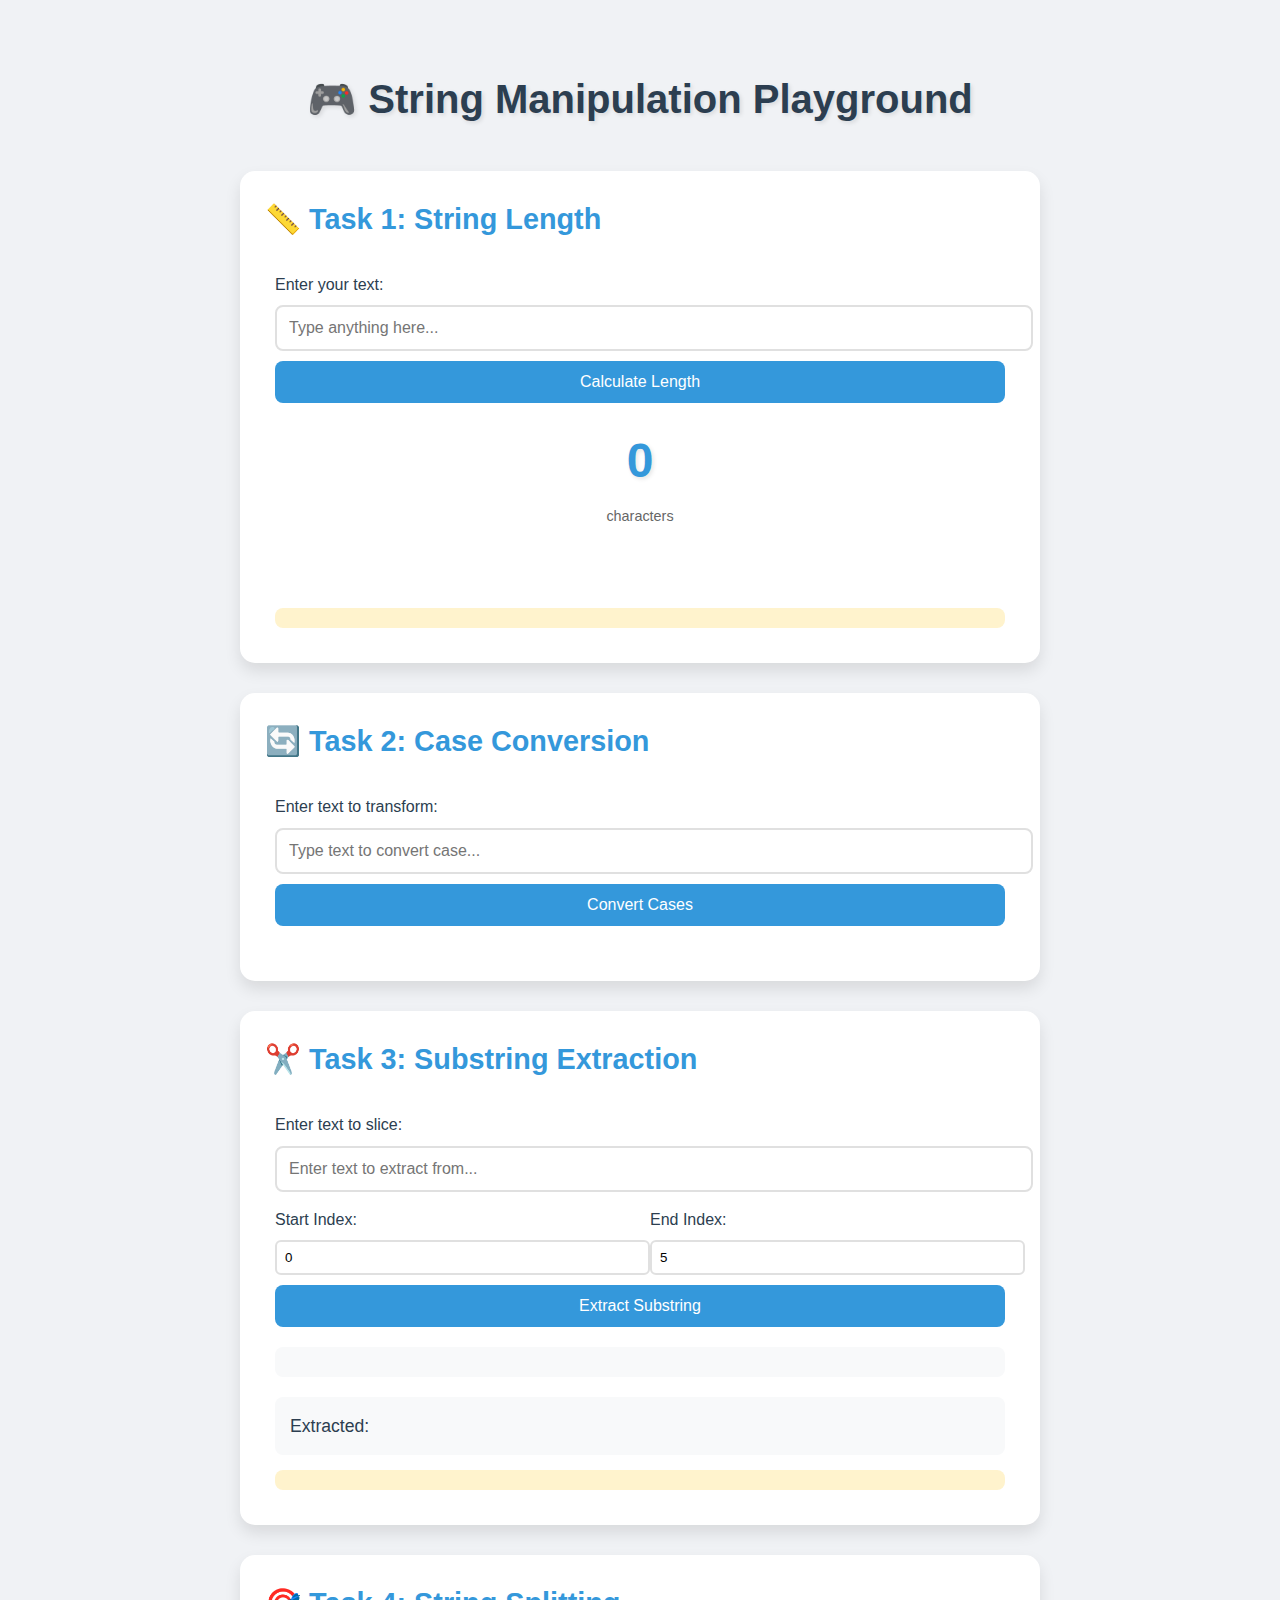
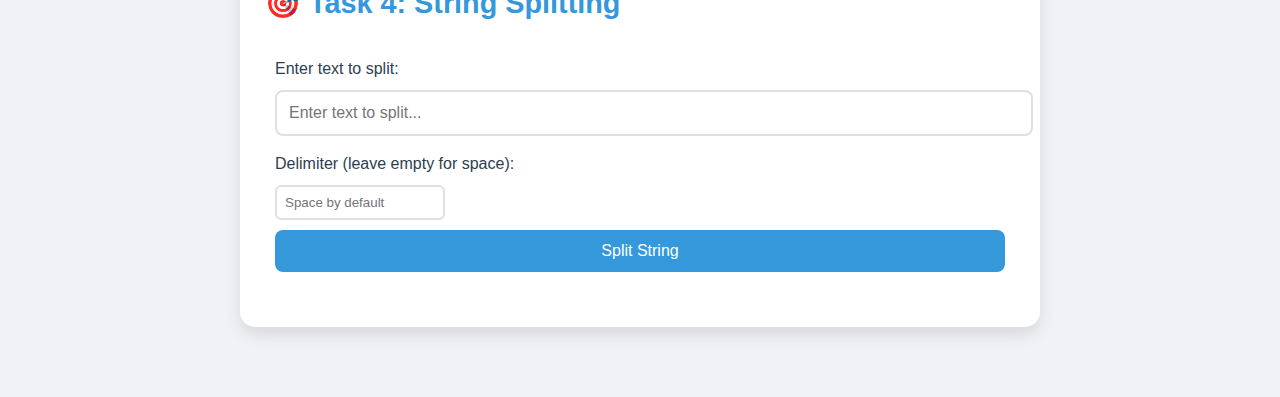
<file: Exploring String Manipulation in JavaScript/index.html>
<!DOCTYPE html>
<html lang="en">
<head>
    <meta charset="UTF-8">
    <meta name="viewport" content="width=device-width, initial-scale=1.0">
    <title>String Manipulation in JavaScript</title>
    <link rel="stylesheet" href="styles.css">
</head>
<body>
    <div class="container">
        <h1>🎮 String Manipulation Playground</h1>

        <div class="task-card">
            <h2>📏 Task 1: String Length</h2>
            <div class="card-content">
                <div class="input-group">
                    <label for="lengthInput">Enter your text:</label>
                    <input type="text" id="lengthInput" placeholder="Type anything here..." class="fancy-input">
                    <button onclick="demonstrateLength()" class="action-button">Calculate Length</button>
                </div>
                <div class="length-display">
                    <div id="lengthCounter" class="counter">0</div>
                    <div class="counter-label">characters</div>
                </div>
                <div id="characterBreakdown" class="char-breakdown"></div>
                <div id="lengthExplanation" class="explanation"></div>
            </div>
        </div>

        <div class="task-card">
            <h2>🔄 Task 2: Case Conversion</h2>
            <div class="card-content">
                <div class="input-group">
                    <label for="caseInput">Enter text to transform:</label>
                    <input type="text" id="caseInput" placeholder="Type text to convert case..." class="fancy-input">
                    <button onclick="demonstrateCases()" class="action-button">Convert Cases</button>
                </div>
                <div id="caseOutput" class="case-output"></div>
            </div>
        </div>

        <div class="task-card">
            <h2>✂️ Task 3: Substring Extraction</h2>
            <div class="card-content">
                <div class="input-group">
                    <label for="substringInput">Enter text to slice:</label>
                    <input type="text" id="substringInput" placeholder="Enter text to extract from..." class="fancy-input">
                    <div class="range-inputs">
                        <div class="range-group">
                            <label for="startIndex">Start Index:</label>
                            <input type="number" id="startIndex" min="0" value="0" class="range-input">
                        </div>
                        <div class="range-group">
                            <label for="endIndex">End Index:</label>
                            <input type="number" id="endIndex" min="0" value="5" class="range-input">
                        </div>
                    </div>
                    <button onclick="demonstrateSubstring()" class="action-button">Extract Substring</button>
                </div>
                <div id="substringVisual" class="substring-visual"></div>
                <div class="result-box">
                    Extracted: <span id="substringResult" class="highlight"></span>
                </div>
                <div id="substringExplanation" class="explanation"></div>
            </div>
        </div>

        <div class="task-card">
            <h2>🎯 Task 4: String Splitting</h2>
            <div class="card-content">
                <div class="input-group">
                    <label for="splitInput">Enter text to split:</label>
                    <input type="text" id="splitInput" placeholder="Enter text to split..." class="fancy-input">
                    <div class="delimiter-group">
                        <label for="delimiterInput">Delimiter (leave empty for space):</label>
                        <input type="text" id="delimiterInput" placeholder="Space by default" class="delimiter-input">
                    </div>
                    <button onclick="demonstrateSplit()" class="action-button">Split String</button>
                </div>
                <div id="splitOutput" class="split-output"></div>
            </div>
        </div>
    </div>

    <script src="script.js"></script>
</body>
</html>
</file>
<file: Exploring String Manipulation in JavaScript/styles.css>
:root {
    --primary-color: #2c3e50;
    --secondary-color: #3498db;
    --accent-color: #e74c3c;
    --success-color: #2ecc71;
    --warning-color: #f1c40f;
    --background-color: #f0f2f5;
    --card-background: #ffffff;
}

/* Base Styles */
body {
    font-family: 'Segoe UI', Tahoma, Geneva, Verdana, sans-serif;
    line-height: 1.6;
    margin: 0;
    padding: 20px;
    background-color: var(--background-color);
    color: var(--primary-color);
}

.container {
    max-width: 800px;
    margin: 0 auto;
    padding: 20px;
}

/* Header */
h1 {
    color: var(--primary-color);
    text-align: center;
    margin-bottom: 40px;
    font-size: 2.5em;
    text-shadow: 2px 2px 4px rgba(0, 0, 0, 0.1);
}

/* Cards */
.task-card {
    background-color: var(--card-background);
    border-radius: 15px;
    padding: 25px;
    margin-bottom: 30px;
    box-shadow: 0 8px 16px rgba(0, 0, 0, 0.1);
    transition: transform 0.3s ease;
}

.task-card:hover {
    transform: translateY(-5px);
}

.task-card h2 {
    color: var(--secondary-color);
    margin-top: 0;
    margin-bottom: 20px;
    font-size: 1.8em;
}

.card-content {
    padding: 10px;
}

/* Inputs */
.input-group {
    margin-bottom: 20px;
}

label {
    display: block;
    margin-bottom: 8px;
    color: var(--primary-color);
    font-weight: 500;
}

.fancy-input {
    width: 100%;
    padding: 12px;
    border: 2px solid #e0e0e0;
    border-radius: 8px;
    font-size: 16px;
    transition: all 0.3s ease;
}

.fancy-input:focus {
    border-color: var(--secondary-color);
    box-shadow: 0 0 0 3px rgba(52, 152, 219, 0.2);
    outline: none;
}

/* Length Counter */
.length-display {
    text-align: center;
    margin: 20px 0;
}

.counter {
    font-size: 3em;
    font-weight: bold;
    color: var(--secondary-color);
    text-shadow: 2px 2px 4px rgba(0, 0, 0, 0.1);
    transition: color 0.3s ease;
}

.counter.short { color: var(--success-color); }
.counter.medium { color: var(--warning-color); }
.counter.long { color: var(--accent-color); }

.counter-label {
    color: #666;
    font-size: 0.9em;
    margin-top: 5px;
}

/* Character Breakdown */
.char-breakdown {
    margin: 20px 0;
    text-align: center;
    min-height: 40px;
}

.char {
    display: inline-block;
    padding: 5px 8px;
    margin: 2px;
    background-color: #f8f9fa;
    border-radius: 4px;
    animation: popIn 0.3s ease forwards;
    opacity: 0;
    transition: all 0.3s ease;
}

.char:hover {
    transform: scale(1.2);
    background-color: var(--secondary-color);
    color: white;
}

/* Case Conversion */
.case-result {
    margin: 15px 0;
    padding: 15px;
    border-radius: 8px;
    background-color: #f8f9fa;
    transition: transform 0.3s ease;
}

.case-result:hover {
    transform: translateX(10px);
}

.case-label {
    font-size: 0.9em;
    color: #666;
    margin-bottom: 5px;
}

.case-text {
    font-size: 1.2em;
    padding: 10px;
    border-radius: 4px;
    background-color: white;
    transition: all 0.3s ease;
}

.uppercase { color: var(--accent-color); }
.lowercase { color: var(--success-color); }

/* Substring Visualization */
.substring-visual {
    margin: 20px 0;
    padding: 15px;
    background-color: #f8f9fa;
    border-radius: 8px;
    text-align: center;
    line-height: 2;
}

.substring-visual .char.highlighted {
    background-color: var(--secondary-color);
    color: white;
    transform: scale(1.1);
}

.result-box {
    margin: 15px 0;
    padding: 15px;
    background-color: #f8f9fa;
    border-radius: 8px;
    font-size: 1.1em;
}

.highlight {
    color: var(--accent-color);
    font-weight: bold;
}

/* Split Output */
.split-info {
    margin: 15px 0;
    padding: 15px;
    background-color: #f8f9fa;
    border-radius: 8px;
    font-size: 0.9em;
}

.word-cards-container {
    display: flex;
    flex-wrap: wrap;
    gap: 10px;
    margin-top: 20px;
}

.word-card {
    background-color: var(--secondary-color);
    color: white;
    padding: 15px;
    border-radius: 8px;
    animation: slideIn 0.3s ease forwards;
    opacity: 0;
    transition: transform 0.3s ease;
}

.word-card:hover {
    transform: scale(1.05);
}

.word-text {
    font-size: 1.1em;
    margin-bottom: 8px;
    font-weight: bold;
}

.word-info {
    font-size: 0.8em;
    opacity: 0.9;
}

/* Range Inputs */
.range-inputs {
    display: flex;
    gap: 20px;
    margin-top: 15px;
}

.range-group {
    flex: 1;
}

.range-input {
    width: 100%;
    padding: 8px;
    border: 2px solid #e0e0e0;
    border-radius: 6px;
    transition: all 0.3s ease;
}

.range-input:focus {
    border-color: var(--secondary-color);
    outline: none;
}

/* Delimiter Input */
.delimiter-group {
    margin-top: 15px;
}

.delimiter-input {
    width: 150px;
    padding: 8px;
    border: 2px solid #e0e0e0;
    border-radius: 6px;
    transition: all 0.3s ease;
}

.delimiter-input:focus {
    border-color: var(--secondary-color);
    outline: none;
}

/* Action Buttons */
.action-button {
    background-color: var(--secondary-color);
    color: white;
    border: none;
    padding: 12px 24px;
    border-radius: 8px;
    cursor: pointer;
    font-size: 1em;
    margin-top: 10px;
    width: 100%;
    transition: all 0.3s ease;
}

.action-button:hover {
    background-color: #2980b9;
    transform: translateY(-2px);
    box-shadow: 0 4px 8px rgba(0, 0, 0, 0.1);
}

.action-button:active {
    transform: translateY(0);
    box-shadow: none;
}

/* Explanations */
.explanation {
    margin-top: 15px;
    padding: 10px;
    background-color: #fff3cd;
    border-radius: 8px;
    font-size: 0.9em;
    color: #856404;
}

/* Animations */
@keyframes popIn {
    from {
        transform: scale(0.5);
        opacity: 0;
    }
    to {
        transform: scale(1);
        opacity: 1;
    }
}

@keyframes slideIn {
    from {
        transform: translateX(-20px);
        opacity: 0;
    }
    to {
        transform: translateX(0);
        opacity: 1;
    }
}

/* Responsive Design */
@media (max-width: 600px) {
    .container {
        padding: 10px;
    }
    
    .task-card {
        padding: 15px;
    }
    
    .range-inputs {
        flex-direction: column;
        gap: 10px;
    }
    
    .word-cards-container {
        justify-content: center;
    }
    
    .word-card {
        width: 100%;
        text-align: center;
    }
}
</file>
